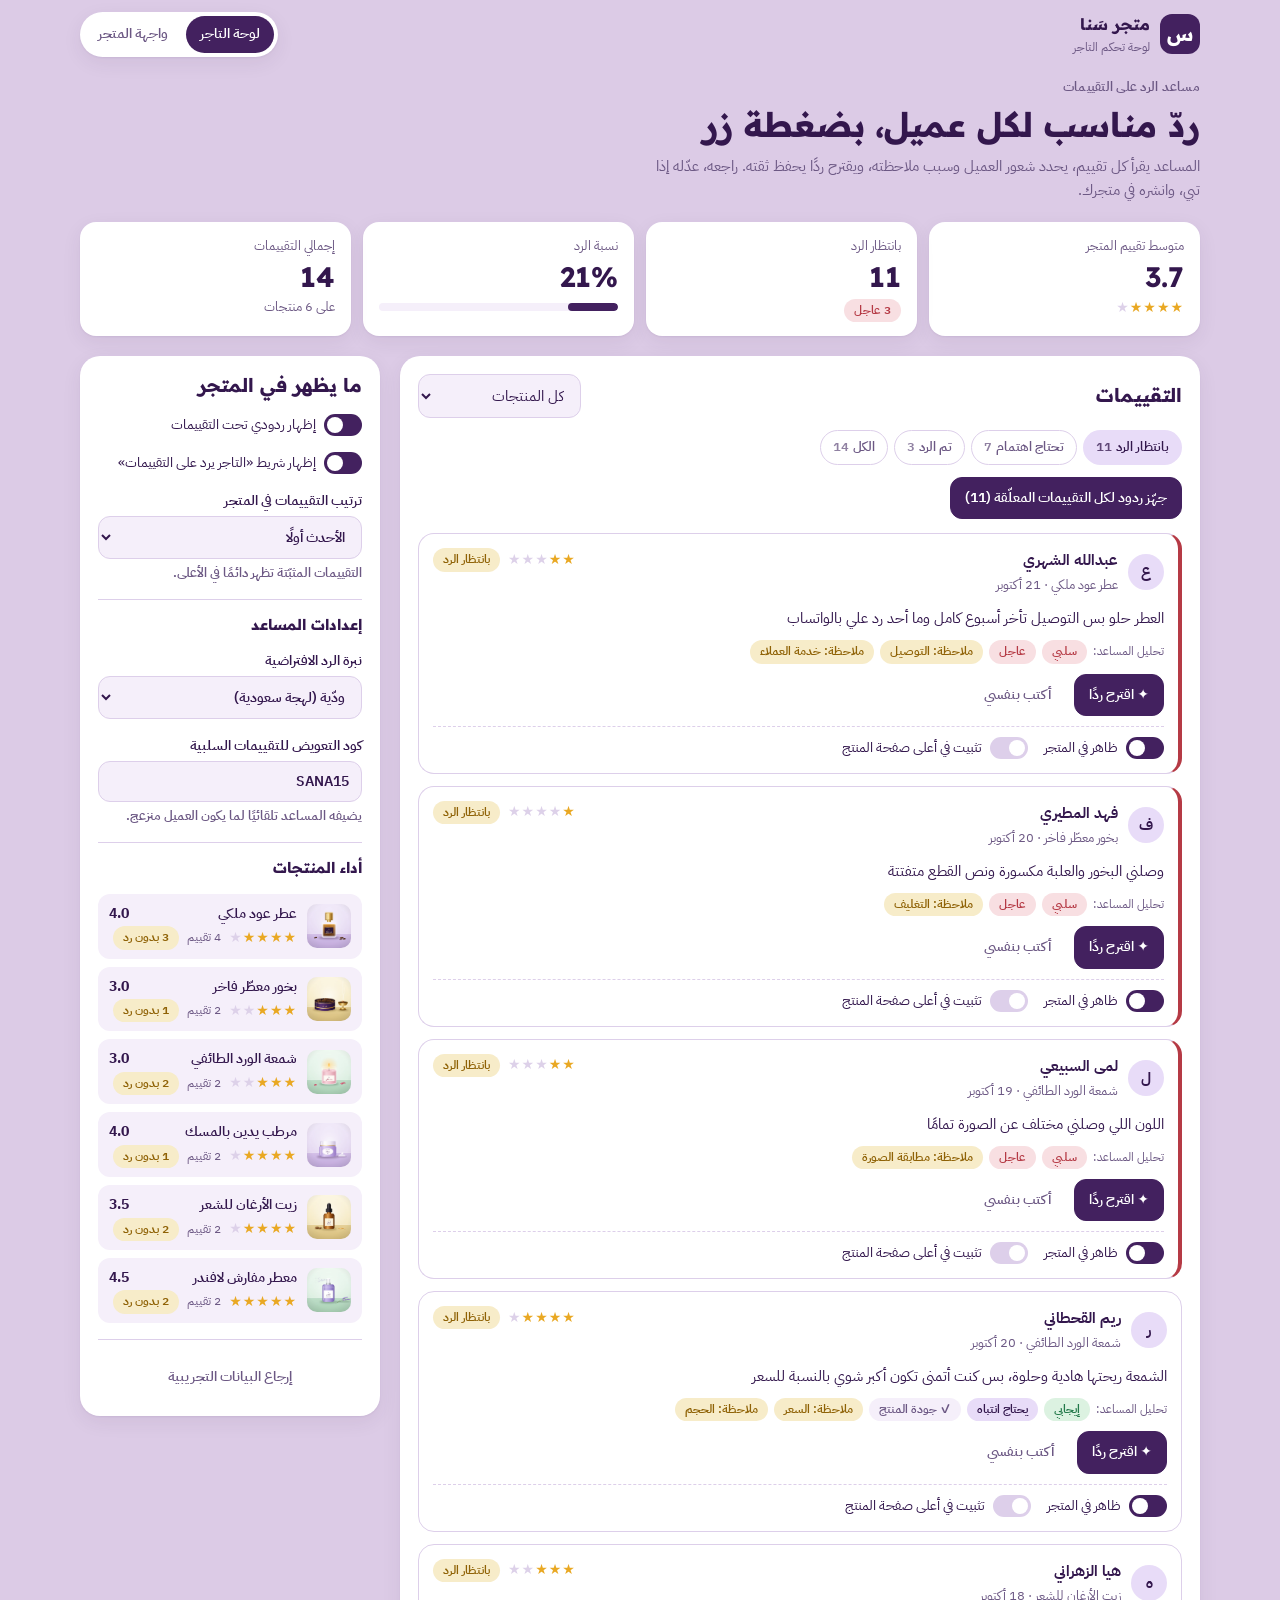
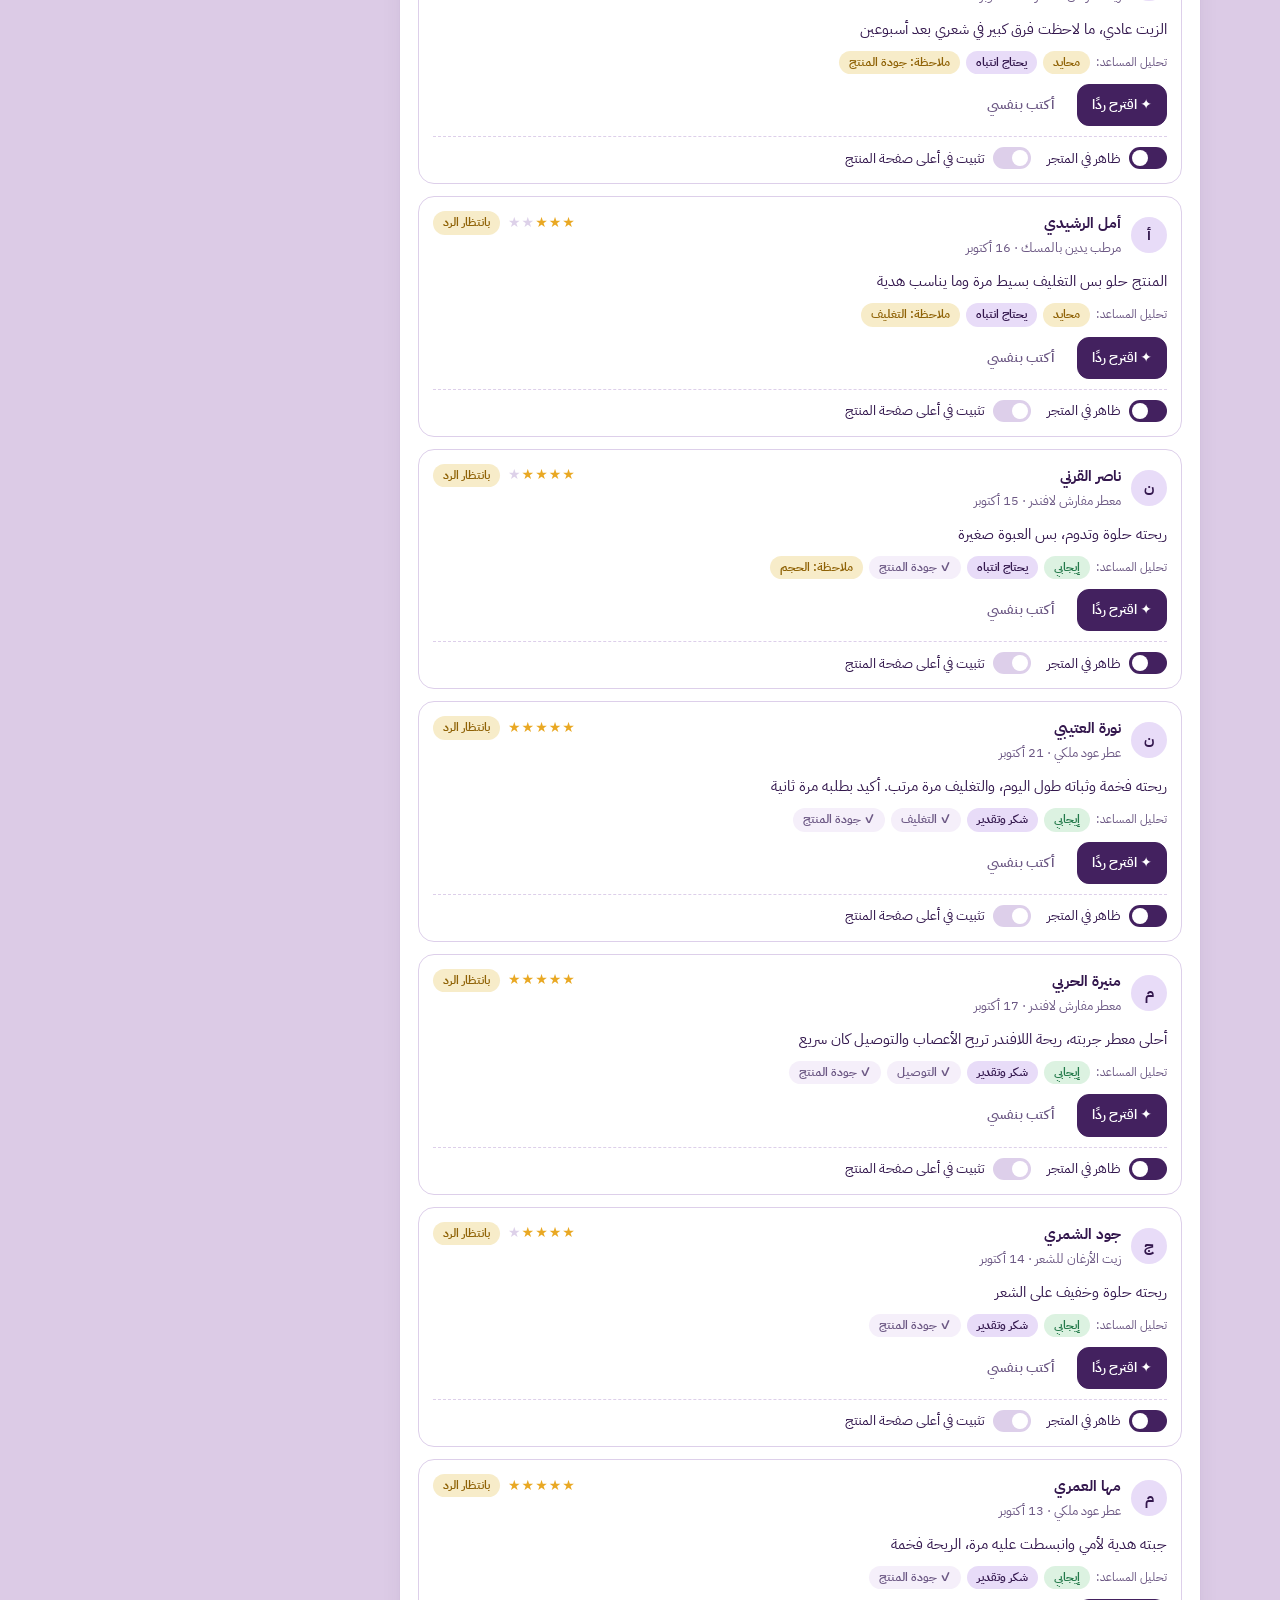
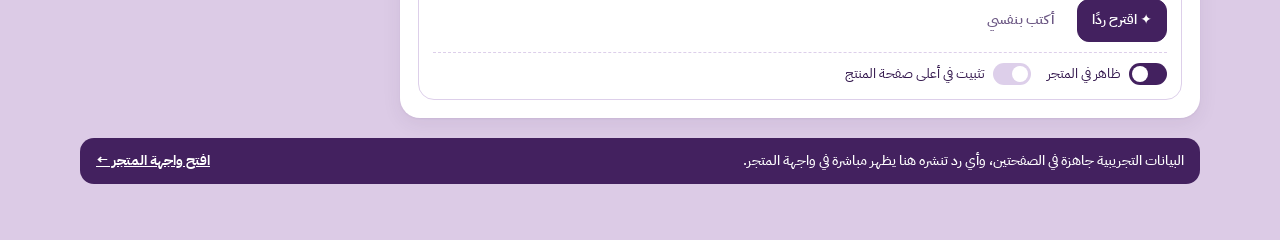
<file: public/index.html>
<!doctype html>
<html lang="ar" dir="rtl">
<head>
<meta charset="utf-8">
<meta name="viewport" content="width=device-width, initial-scale=1, viewport-fit=cover">
<title>مساعد ردود التقييمات</title>
<meta name="claude:viewport-fit-sides" content="cover">
<link rel="preconnect" href="https://fonts.googleapis.com">
<link rel="preconnect" href="https://fonts.gstatic.com" crossorigin>
<link rel="stylesheet" href="https://fonts.googleapis.com/css2?family=IBM+Plex+Sans+Arabic:wght@400;500;600;700&family=Readex+Pro:wght@500;600;700&display=swap">
<link rel="stylesheet" href="style.css">
</head>
<body>
<header class="topbar">
  <div class="topbar-in">
    <a class="brand" href="index.html">
      <span class="brand-mark">س</span>
      <span><b>متجر سَنا</b><small>لوحة تحكم التاجر</small></span>
    </a>
    <nav class="tabs" aria-label="الصفحات">
      <a class="tab is-active" href="index.html" aria-current="page">لوحة التاجر</a>
      <a class="tab" href="store.html">واجهة المتجر</a>
    </nav>
  </div>
</header>

<main class="wrap">
  <section class="intro">
    <p class="eyebrow">مساعد الرد على التقييمات</p>
    <h1>ردّ مناسب لكل عميل، بضغطة زر</h1>
    <p class="lead">المساعد يقرأ كل تقييم، يحدد شعور العميل وسبب ملاحظته، ويقترح ردًا يحفظ ثقته. راجعه، عدّله إذا تبي، وانشره في متجرك.</p>
  </section>

  <section class="kpis" id="kpis" aria-label="ملخص التقييمات"></section>

  <div class="layout">
    <section class="panel" aria-labelledby="reviewsTitle">
      <div class="panel-head">
        <div class="panel-title">
          <h2 id="reviewsTitle">التقييمات</h2>
          <div class="toolbar">
            <select id="productFilter" aria-label="تصفية حسب المنتج"></select>
          </div>
        </div>
        <div class="filters" id="filters" role="group" aria-label="تصفية التقييمات"></div>
        <div class="toolbar">
          <button class="btn btn-primary" id="bulkBtn" type="button">جهّز ردود لكل التقييمات المعلّقة</button>
          <button class="btn" id="publishAllBtn" type="button" hidden></button>
        </div>
      </div>
      <div class="review-list" id="list"></div>
    </section>

    <aside class="panel side" aria-labelledby="settingsTitle">
      <h2 id="settingsTitle">ما يظهر في المتجر</h2>
      <label class="switch"><input type="checkbox" id="setReplies"> إظهار ردودي تحت التقييمات</label>
      <label class="switch"><input type="checkbox" id="setBadge"> إظهار شريط «التاجر يرد على التقييمات»</label>
      <label class="field setting">ترتيب التقييمات في المتجر
        <select id="setSort">
          <option value="newest">الأحدث أولًا</option>
          <option value="highest">الأعلى تقييمًا أولًا</option>
          <option value="replied">اللي عليها رد أولًا</option>
        </select>
        <small>التقييمات المثبّتة تظهر دائمًا في الأعلى.</small>
      </label>
      <hr class="divider">
      <h3>إعدادات المساعد</h3>
      <label class="field setting">نبرة الرد الافتراضية
        <select id="setTone">
          <option value="friendly">ودّية (لهجة سعودية)</option>
          <option value="formal">رسمية (فصحى)</option>
        </select>
      </label>
      <label class="field setting">كود التعويض للتقييمات السلبية
        <input type="text" id="setCoupon" maxlength="16" autocomplete="off">
        <small>يضيفه المساعد تلقائيًا لما يكون العميل منزعج.</small>
      </label>
      <hr class="divider">
      <h3>أداء المنتجات</h3>
      <div class="perf" id="perf"></div>
      <hr class="divider">
      <button class="btn btn-ghost" id="resetBtn" type="button">إرجاع البيانات التجريبية</button>
    </aside>
  </div>

  <p class="banner">
    <span>البيانات التجريبية جاهزة في الصفحتين، وأي رد تنشره هنا يظهر مباشرة في واجهة المتجر.</span>
    <a href="store.html">افتح واجهة المتجر ←</a>
  </p>
</main>

<script src="app.js"></script>
<script src="assistant.js"></script>
<script src="dashboard.js"></script>
</body>
</html>
</file>
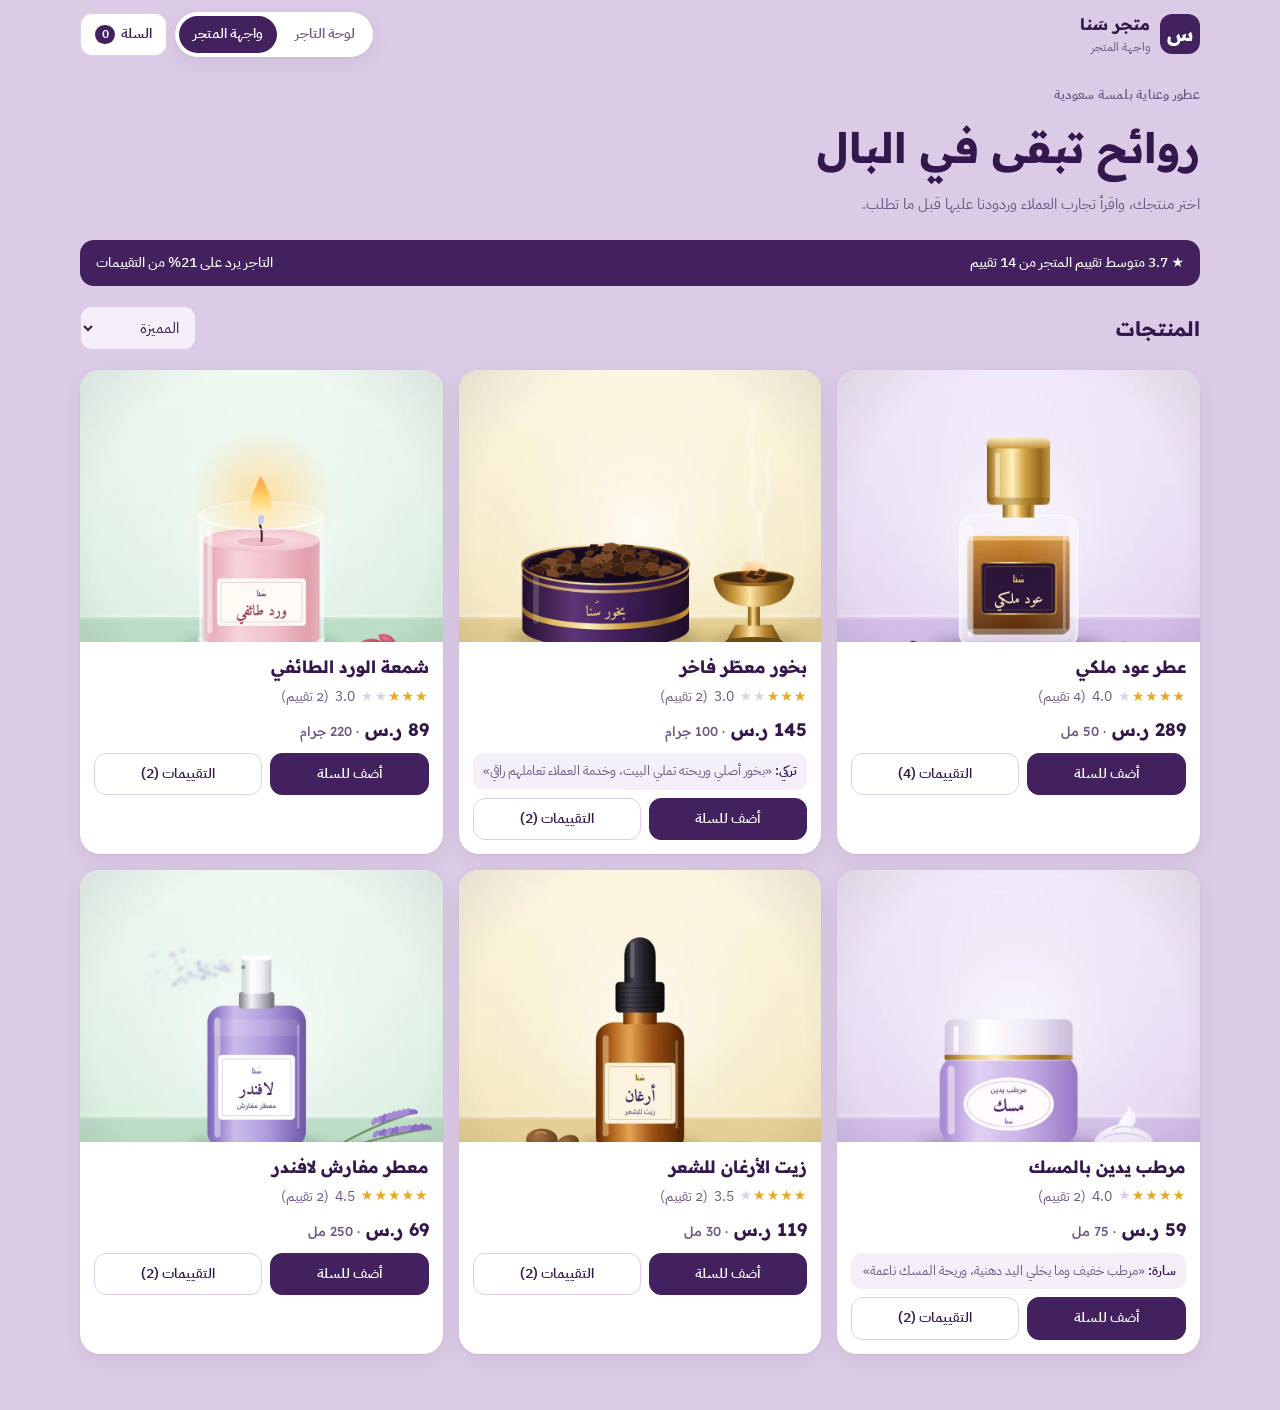
<file: public/store.html>
<!doctype html>
<html lang="ar" dir="rtl">
<head>
<meta charset="utf-8">
<meta name="viewport" content="width=device-width, initial-scale=1, viewport-fit=cover">
<title>متجر سَنا</title>
<meta name="claude:viewport-fit-sides" content="cover">
<link rel="preconnect" href="https://fonts.googleapis.com">
<link rel="preconnect" href="https://fonts.gstatic.com" crossorigin>
<link rel="stylesheet" href="https://fonts.googleapis.com/css2?family=IBM+Plex+Sans+Arabic:wght@400;500;600;700&family=Readex+Pro:wght@500;600;700&display=swap">
<link rel="stylesheet" href="style.css">
</head>
<body>
<header class="topbar">
  <div class="topbar-in">
    <a class="brand" href="store.html">
      <span class="brand-mark">س</span>
      <span><b>متجر سَنا</b><small>واجهة المتجر</small></span>
    </a>
    <div class="top-actions">
      <nav class="tabs" aria-label="الصفحات">
        <a class="tab" href="index.html">لوحة التاجر</a>
        <a class="tab is-active" href="store.html" aria-current="page">واجهة المتجر</a>
      </nav>
      <button class="btn" id="cartBtn" type="button">السلة <span class="count" id="cartCount">0</span></button>
    </div>
  </div>
</header>

<main class="wrap">
  <section class="store-hero">
    <p class="eyebrow">عطور وعناية بلمسة سعودية</p>
    <h1>روائح تبقى في البال</h1>
    <p class="lead">اختر منتجك، واقرأ تجارب العملاء وردودنا عليها قبل ما تطلب.</p>
  </section>

  <p class="banner" id="trust" hidden></p>

  <div class="store-bar">
    <h2>المنتجات</h2>
    <select id="sortProducts" aria-label="ترتيب المنتجات">
      <option value="featured">المميزة</option>
      <option value="rating">الأعلى تقييمًا</option>
      <option value="price-asc">الأقل سعرًا</option>
      <option value="price-desc">الأعلى سعرًا</option>
    </select>
  </div>

  <section class="grid" id="grid" aria-label="المنتجات"></section>
</main>

<div class="modal" id="productModal" hidden>
  <div class="sheet" role="dialog" aria-modal="true" aria-labelledby="pdTitle">
    <button class="btn btn-sm sheet-close" type="button" data-close aria-label="إغلاق">✕</button>
    <div id="pdInfo"></div>
    <form class="review-form" id="reviewForm" novalidate>
      <h3>اكتب تقييمك</h3>
      <div class="star-pick" id="starPick" role="radiogroup" aria-label="عدد النجوم"></div>
      <label class="field">اسمك
        <input type="text" id="rvName" maxlength="40" autocomplete="name" placeholder="مثال: سلمى الحربي">
      </label>
      <label class="field">تجربتك مع المنتج
        <textarea id="rvText" rows="3" maxlength="400" placeholder="وش عجبك؟ وش ما عجبك؟"></textarea>
      </label>
      <p class="form-error" id="rvError" role="alert" hidden></p>
      <div><button class="btn btn-primary" type="submit">أرسل التقييم</button></div>
    </form>
  </div>
</div>

<div class="modal" id="cartModal" hidden>
  <div class="sheet" role="dialog" aria-modal="true" aria-labelledby="cartTitle" style="width:min(460px,100%)">
    <button class="btn btn-sm sheet-close" type="button" data-close aria-label="إغلاق">✕</button>
    <h2 id="cartTitle">سلة المشتريات</h2>
    <div id="cartBody"></div>
  </div>
</div>

<script src="app.js"></script>
<script src="store.js"></script>
</body>
</html>
</file>
<file: public/style.css>
/* Layout: lavender ground, white working cards, deep-purple actions — same palette as the Zid × Masar challenge cards */
:root {
  --bg: #dccbe6;
  --surface: #ffffff;
  --surface-2: #f5effa;
  --ink: #33174d;
  --muted: #6c5884;
  --accent: #43215f;
  --accent-hover: #5a2e80;
  --on-accent: #ffffff;
  --lilac: #e8dcf8;
  --mint: #dcf2e1;
  --butter: #f6ecbd;
  --line: #ddcfea;
  --star: #e9a823;
  --star-off: #ddd1e9;
  --good: #23794a;
  --good-bg: #dcf2e1;
  --warn: #8f6206;
  --warn-bg: #f7ecc9;
  --bad: #b53a45;
  --bad-bg: #f8dfe2;
  --focus: #8a5cc0;
  --scrim: rgba(35, 15, 55, 0.45);
  --shadow: 0 1px 2px rgba(51, 23, 77, 0.06), 0 6px 20px rgba(51, 23, 77, 0.07);
  --font: "IBM Plex Sans Arabic", "Segoe UI", Tahoma, system-ui, sans-serif;
  --display: "Readex Pro", "IBM Plex Sans Arabic", "Segoe UI", Tahoma, system-ui, sans-serif;
}
@media (prefers-color-scheme: dark) {
  :root:not([data-theme="light"]) {
    --bg: #1b1424; --surface: #261c33; --surface-2: #30243f; --ink: #f1e8fa; --muted: #b7a6cb;
    --accent: #c39cf0; --accent-hover: #d3b4f5; --on-accent: #1f1030; --lilac: #3b2b52; --mint: #1e3a2b;
    --butter: #43391b; --line: #3e3050; --star: #f0b43a; --star-off: #4b3d5e; --good: #7fd6a2; --good-bg: #1e3a2b;
    --warn: #f0c36a; --warn-bg: #43391b; --bad: #f39aa3; --bad-bg: #4a2229; --focus: #d3b4f5;
    --scrim: rgba(0, 0, 0, 0.6); --shadow: 0 1px 2px rgba(0, 0, 0, 0.3), 0 8px 24px rgba(0, 0, 0, 0.25);
    color-scheme: dark;
  }
}
:root[data-theme="dark"] {
  --bg: #1b1424; --surface: #261c33; --surface-2: #30243f; --ink: #f1e8fa; --muted: #b7a6cb;
  --accent: #c39cf0; --accent-hover: #d3b4f5; --on-accent: #1f1030; --lilac: #3b2b52; --mint: #1e3a2b;
  --butter: #43391b; --line: #3e3050; --star: #f0b43a; --star-off: #4b3d5e; --good: #7fd6a2; --good-bg: #1e3a2b;
  --warn: #f0c36a; --warn-bg: #43391b; --bad: #f39aa3; --bad-bg: #4a2229; --focus: #d3b4f5;
  --scrim: rgba(0, 0, 0, 0.6); --shadow: 0 1px 2px rgba(0, 0, 0, 0.3), 0 8px 24px rgba(0, 0, 0, 0.25);
  color-scheme: dark;
}

*, *::before, *::after { box-sizing: border-box; }
[hidden] { display: none !important; }
html { -webkit-text-size-adjust: 100%; }
html.locked { overflow: hidden; }
body {
  margin: 0;
  background: var(--bg);
  color: var(--ink);
  font-family: var(--font);
  font-size: 15px;
  line-height: 1.6;
  padding-left: max(16px, env(safe-area-inset-left, 0px));
  padding-right: max(16px, env(safe-area-inset-right, 0px));
  padding-block: 0 56px;
  min-height: 100vh;
}
body::before {
  content: "";
  position: fixed;
  inset: 0 0 auto;
  height: env(safe-area-inset-top, 0px);
  z-index: 30;
  background: var(--bg);
}
h1, h2, h3 { font-family: var(--display); line-height: 1.25; text-wrap: balance; margin: 0; color: var(--ink); }
p { margin: 0; }
button, input, select, textarea { font: inherit; color: inherit; }
a { color: inherit; }
:focus-visible { outline: 3px solid var(--focus); outline-offset: 2px; border-radius: 8px; }

/* ---------- Top bar ---------- */
.topbar {
  position: sticky;
  top: env(safe-area-inset-top, 0px);
  z-index: 20;
  background: var(--bg);
}
.topbar-in {
  max-width: 1120px;
  margin: 0 auto;
  display: flex;
  align-items: center;
  justify-content: space-between;
  gap: 10px 12px;
  flex-wrap: wrap;
  padding-block: 12px;
}
.brand { display: flex; align-items: center; gap: 10px; text-decoration: none; min-width: 0; }
.brand-mark {
  width: 40px; height: 40px; border-radius: 12px; flex: none;
  background: var(--accent); color: var(--on-accent);
  display: grid; place-items: center;
  font-family: var(--display); font-weight: 700; font-size: 20px;
}
.brand b { display: block; font-family: var(--display); font-size: 16px; }
.brand small { display: block; color: var(--muted); font-size: 12px; }
.top-actions { display: flex; align-items: center; gap: 8px; flex-wrap: wrap; }
.tabs { display: flex; gap: 4px; background: var(--surface); padding: 4px; border-radius: 999px; box-shadow: var(--shadow); }
.tab {
  text-decoration: none; padding: 7px 14px; border-radius: 999px;
  font-weight: 600; font-size: 14px; color: var(--muted); white-space: nowrap;
}
.tab:hover { color: var(--ink); }
.tab.is-active { background: var(--accent); color: var(--on-accent); }

.wrap { max-width: 1120px; margin: 0 auto; display: grid; gap: 20px; padding-top: 8px; }
.eyebrow { font-size: 13px; font-weight: 600; color: var(--muted); margin-bottom: 6px; letter-spacing: 0.02em; }
.intro h1 { font-size: clamp(24px, 4vw, 34px); }
.lead { color: var(--muted); margin-top: 8px; max-width: 62ch; }
.muted { color: var(--muted); }

/* ---------- Buttons & form controls ---------- */
.btn {
  border: 1px solid var(--line); background: var(--surface); color: var(--ink);
  border-radius: 12px; padding: 9px 14px; font-weight: 600; font-size: 14px; cursor: pointer;
  display: inline-flex; align-items: center; justify-content: center; gap: 6px; text-decoration: none;
  transition: transform 0.12s, background 0.12s, border-color 0.12s;
}
.btn:hover { background: var(--surface-2); }
.btn:active { transform: translateY(1px); }
.btn-primary { background: var(--accent); border-color: var(--accent); color: var(--on-accent); }
.btn-primary:hover { background: var(--accent-hover); border-color: var(--accent-hover); }
.btn-ghost { background: transparent; border-color: transparent; color: var(--muted); }
.btn-ghost:hover { background: var(--surface-2); color: var(--ink); }
.btn-danger { color: var(--bad); }
.btn-sm { padding: 6px 10px; font-size: 13px; border-radius: 10px; }
.btn[disabled] { opacity: 0.55; cursor: default; }
.btn .count {
  background: var(--accent); color: var(--on-accent); border-radius: 99px;
  min-width: 20px; padding: 0 6px; font-size: 12px; font-variant-numeric: tabular-nums;
}

select, input[type="text"], textarea {
  background: var(--surface-2); border: 1px solid var(--line); border-radius: 12px;
  padding: 9px 12px; min-width: 0; max-width: 100%;
}
textarea { width: 100%; resize: vertical; line-height: 1.7; }
label.field { display: grid; gap: 4px; font-size: 13.5px; font-weight: 600; }

.switch { display: inline-flex; align-items: center; gap: 8px; cursor: pointer; font-size: 13.5px; }
.switch input {
  appearance: none; -webkit-appearance: none; margin: 0; flex: none;
  width: 38px; height: 22px; border-radius: 999px; background: var(--line);
  position: relative; cursor: pointer; transition: background 0.15s;
}
.switch input::after {
  content: ""; position: absolute; top: 3px; inset-inline-start: 3px;
  width: 16px; height: 16px; border-radius: 50%; background: var(--surface);
  transition: inset-inline-start 0.15s;
}
.switch input:checked { background: var(--accent); }
.switch input:checked::after { inset-inline-start: 19px; }

.check { display: flex; gap: 8px; align-items: center; font-size: 13.5px; color: var(--muted); cursor: pointer; }
.check input { accent-color: var(--accent); width: 16px; height: 16px; margin: 0; }

.pill {
  display: inline-flex; align-items: center; gap: 4px; border-radius: 999px; padding: 2px 10px;
  font-size: 12px; font-weight: 600; background: var(--surface-2); color: var(--muted); white-space: nowrap;
}
.pill-good { background: var(--good-bg); color: var(--good); }
.pill-warn { background: var(--warn-bg); color: var(--warn); }
.pill-bad { background: var(--bad-bg); color: var(--bad); }
.pill-accent { background: var(--lilac); color: var(--ink); }

.stars { color: var(--star-off); letter-spacing: 1px; white-space: nowrap; font-size: 14px; }
.stars .on { color: var(--star); }

.banner {
  background: var(--accent); color: var(--on-accent); border-radius: 14px;
  padding: 12px 16px; font-size: 14px; font-weight: 500;
  display: flex; gap: 8px 14px; align-items: center; justify-content: space-between; flex-wrap: wrap;
}
.banner a { color: inherit; font-weight: 700; }

.toast {
  position: fixed; left: 50%; bottom: calc(20px + env(safe-area-inset-bottom, 0px));
  transform: translate(-50%, 20px); opacity: 0; pointer-events: none;
  background: var(--accent); color: var(--on-accent); padding: 10px 18px; border-radius: 12px;
  font-weight: 600; font-size: 14px; z-index: 60; max-width: calc(100vw - 32px); text-align: center;
  box-shadow: var(--shadow); transition: opacity 0.2s, transform 0.2s;
}
.toast.show { opacity: 1; transform: translate(-50%, 0); }

/* ---------- Dashboard ---------- */
.kpis { display: grid; grid-template-columns: repeat(4, minmax(0, 1fr)); gap: 12px; }
@media (max-width: 820px) { .kpis { grid-template-columns: repeat(2, minmax(0, 1fr)); } }
.kpi { background: var(--surface); border-radius: 16px; padding: 14px 16px; display: grid; gap: 4px; align-content: start; box-shadow: var(--shadow); min-width: 0; }
.kpi-label { font-size: 13px; color: var(--muted); }
.kpi-value { font-family: var(--display); font-size: 28px; font-weight: 700; font-variant-numeric: tabular-nums; line-height: 1.15; }
.meter { display: block; height: 8px; background: var(--surface-2); border-radius: 99px; overflow: hidden; margin-top: 6px; }
.meter i { display: block; height: 100%; background: var(--accent); border-radius: 99px; transition: width 0.3s; }

.layout { display: grid; grid-template-columns: minmax(0, 1fr) 300px; gap: 20px; align-items: start; }
@media (max-width: 900px) { .layout { grid-template-columns: minmax(0, 1fr); } }
.panel { background: var(--surface); border-radius: 20px; padding: 18px; box-shadow: var(--shadow); min-width: 0; }
.panel h2 { font-size: 19px; }
.panel h3 { font-size: 15px; }
.panel-head { display: grid; gap: 12px; margin-bottom: 14px; }
.panel-title { display: flex; justify-content: space-between; align-items: center; gap: 10px; flex-wrap: wrap; }
.filters { display: flex; gap: 6px; flex-wrap: wrap; }
.chipbtn {
  border: 1px solid var(--line); background: var(--surface); border-radius: 999px; padding: 6px 12px;
  font-size: 13px; font-weight: 600; cursor: pointer; color: var(--muted);
}
.chipbtn:hover { color: var(--ink); }
.chipbtn.is-on { background: var(--lilac); border-color: transparent; color: var(--ink); }
.chipbtn .n { font-variant-numeric: tabular-nums; opacity: 0.75; margin-inline-start: 4px; }
.toolbar { display: flex; gap: 8px; flex-wrap: wrap; align-items: center; }

.review-list { display: grid; gap: 12px; }
.review { border: 1px solid var(--line); border-radius: 16px; padding: 14px; display: grid; gap: 10px; background: var(--surface); min-width: 0; }
.review.is-urgent { border-inline-start: 4px solid var(--bad); }
.review.is-hidden { opacity: 0.6; }
.review-top { display: flex; justify-content: space-between; gap: 10px; flex-wrap: wrap; align-items: flex-start; }
.who { display: flex; gap: 10px; align-items: center; min-width: 0; }
.avatar {
  width: 36px; height: 36px; border-radius: 50%; background: var(--lilac); color: var(--ink);
  display: grid; place-items: center; font-weight: 700; flex: none;
}
.who b { display: block; }
.who small { color: var(--muted); font-size: 12.5px; }
.review-meta { display: flex; gap: 8px; align-items: center; flex-wrap: wrap; }
.chips { display: flex; gap: 6px; flex-wrap: wrap; align-items: center; }
.chips-label { font-size: 12px; color: var(--muted); }

.draft { background: var(--surface-2); border-radius: 14px; padding: 12px; display: grid; gap: 10px; }
.draft-head { display: flex; justify-content: space-between; align-items: center; gap: 8px; flex-wrap: wrap; }
.draft-label { font-weight: 700; font-size: 14px; }
.seg { display: inline-flex; background: var(--surface); border-radius: 10px; padding: 3px; border: 1px solid var(--line); }
.seg button { border: 0; background: transparent; padding: 4px 12px; border-radius: 8px; font-size: 13px; font-weight: 600; cursor: pointer; color: var(--muted); }
.seg button.on { background: var(--accent); color: var(--on-accent); }
.draft-actions { display: flex; gap: 8px; flex-wrap: wrap; align-items: center; }
.loading { display: flex; gap: 10px; align-items: center; color: var(--muted); font-size: 14px; padding-block: 6px; }
.dots { display: inline-flex; gap: 4px; }
.dots i { width: 7px; height: 7px; border-radius: 50%; background: var(--accent); animation: blink 1s infinite ease-in-out; }
.dots i:nth-child(2) { animation-delay: 0.15s; }
.dots i:nth-child(3) { animation-delay: 0.3s; }
@keyframes blink { 0%, 100% { opacity: 0.25; } 50% { opacity: 1; } }

.reply { background: var(--mint); border-radius: 14px; padding: 12px; display: grid; gap: 6px; }
.reply p { white-space: pre-line; }
.reply-head { display: flex; justify-content: space-between; gap: 8px; font-size: 13px; flex-wrap: wrap; }
.reply-actions { display: flex; gap: 6px; flex-wrap: wrap; }
.review-foot {
  display: flex; gap: 10px 16px; flex-wrap: wrap; align-items: center;
  border-top: 1px dashed var(--line); padding-top: 10px;
}
.empty { padding: 32px 12px; text-align: center; color: var(--muted); display: grid; gap: 6px; justify-items: center; }
.empty b { color: var(--ink); font-family: var(--display); font-size: 16px; }

.side { display: grid; gap: 16px; }
.setting { display: grid; gap: 6px; }
.setting small { color: var(--muted); font-size: 12.5px; }
.divider { border: 0; border-top: 1px solid var(--line); margin: 0; }
.perf { display: grid; gap: 8px; }
.perf button {
  display: grid; grid-template-columns: 44px minmax(0, 1fr) auto; gap: 2px 10px; align-items: center; text-align: start; width: 100%;
  background: var(--surface-2); border: 1px solid transparent; border-radius: 12px; padding: 8px 10px; cursor: pointer;
}
.perf button:hover { border-color: var(--line); }
.perf button.is-on { border-color: var(--accent); }
.perf .name { font-weight: 600; font-size: 13.5px; min-width: 0; }
.perf .thumb { grid-row: span 2; }
.perf .sub { grid-column: 2 / -1; font-size: 12px; color: var(--muted); display: flex; gap: 8px; flex-wrap: wrap; align-items: center; }
.perf .avg { font-variant-numeric: tabular-nums; font-weight: 700; font-size: 13.5px; }

/* ---------- Storefront ---------- */
.store-hero { display: grid; gap: 10px; padding-block: 8px 4px; }
.store-hero h1 { font-size: clamp(28px, 5vw, 42px); }
.store-bar { display: flex; justify-content: space-between; align-items: center; gap: 10px; flex-wrap: wrap; }
.store-bar h2 { font-size: 20px; }

.grid { display: grid; grid-template-columns: repeat(3, minmax(0, 1fr)); gap: 16px; }
@media (max-width: 860px) { .grid { grid-template-columns: repeat(2, minmax(0, 1fr)); } }
@media (max-width: 500px) { .grid { grid-template-columns: minmax(0, 1fr); } }
.product { background: var(--surface); border-radius: 20px; overflow: hidden; display: grid; grid-template-rows: auto 1fr; box-shadow: var(--shadow); min-width: 0; }
.product-art { border: 0; cursor: pointer; aspect-ratio: 4 / 3; width: 100%; max-width: 100%; display: grid; place-items: center; padding: 0; overflow: hidden; }
.product-art svg { width: 34%; height: auto; transition: transform 0.25s; }
.product-art:hover svg { transform: translateY(-4px) rotate(-3deg); }
.product-art .photo { width: 100%; height: 100%; object-fit: cover; object-position: 50% 55%; display: block; transition: transform 0.35s; }
button.product-art:hover .photo { transform: scale(1.04); }
.thumb { width: 44px; height: 44px; border-radius: 10px; object-fit: cover; display: block; background: var(--surface-2); }
.tile-lilac { background: var(--lilac); }
.tile-mint { background: var(--mint); }
.tile-butter { background: var(--butter); }
.f-ink { fill: var(--accent); }
.f-glass { fill: var(--surface); stroke: var(--accent); stroke-width: 3; }
.f-label { fill: var(--lilac); }
.f-flame { fill: var(--star); }
.f-smoke { fill: none; stroke: var(--muted); stroke-width: 3; stroke-linecap: round; }
.product-body { padding: 14px; display: grid; gap: 8px; align-content: start; }
.product h3 { font-size: 17px; }
.linklike { background: none; border: 0; padding: 0; cursor: pointer; text-align: start; font: inherit; color: inherit; }
.linklike:hover { text-decoration: underline; text-underline-offset: 4px; }
.rating-line { display: flex; gap: 6px; align-items: center; font-size: 13.5px; color: var(--muted); flex-wrap: wrap; font-variant-numeric: tabular-nums; }
.price { font-family: var(--display); font-weight: 700; font-size: 18px; font-variant-numeric: tabular-nums; }
.snippet { font-size: 13px; color: var(--muted); background: var(--surface-2); border-radius: 10px; padding: 8px 10px; }
.snippet b { color: var(--ink); font-weight: 600; }
.product-actions { display: flex; gap: 8px; flex-wrap: wrap; }
.product-actions .btn { flex: 1 1 auto; }

.modal {
  position: fixed; inset: 0; z-index: 50; background: var(--scrim);
  display: grid; place-items: center;
  padding: calc(16px + env(safe-area-inset-top, 0px)) max(16px, env(safe-area-inset-right, 0px)) calc(16px + env(safe-area-inset-bottom, 0px)) max(16px, env(safe-area-inset-left, 0px));
}
.sheet {
  background: var(--surface); border-radius: 22px; width: min(760px, 100%); max-height: 100%;
  overflow: auto; padding: 20px; display: grid; gap: 18px; position: relative; box-shadow: var(--shadow);
}
/* Sticky so the close button stays reachable while the sheet scrolls */
.sheet-close { position: sticky; top: 0; justify-self: end; z-index: 2; margin-bottom: -50px; box-shadow: var(--shadow); }
.pd-top { display: grid; grid-template-columns: 200px minmax(0, 1fr); gap: 16px; align-items: start; }
@media (max-width: 560px) { .pd-top { grid-template-columns: minmax(0, 1fr); } }
.pd-top .product-art { border-radius: 16px; aspect-ratio: 1; cursor: default; }
.pd-top .product-art svg { width: 50%; }
.pd-info { display: grid; gap: 8px; padding-inline-end: 36px; }
.pd-info h2 { font-size: 22px; }
.summary {
  display: grid; grid-template-columns: auto minmax(0, 1fr); gap: 18px; align-items: center;
  background: var(--surface-2); border-radius: 16px; padding: 14px 16px;
}
.big-avg { font-family: var(--display); font-size: 40px; font-weight: 700; line-height: 1; font-variant-numeric: tabular-nums; }
.summary-score { display: grid; gap: 4px; justify-items: start; }
.summary-score small { color: var(--muted); font-size: 12.5px; }
.dist { display: grid; gap: 4px; }
.dist-row { display: grid; grid-template-columns: 34px minmax(0, 1fr) 22px; gap: 8px; align-items: center; font-size: 12.5px; font-variant-numeric: tabular-nums; color: var(--muted); }
.bar { height: 8px; background: var(--line); border-radius: 99px; overflow: hidden; }
.bar i { display: block; height: 100%; background: var(--star); border-radius: 99px; }
.store-reviews { display: grid; }
.store-review { display: grid; gap: 6px; padding-block: 14px; border-bottom: 1px solid var(--line); }
.store-review:last-child { border-bottom: 0; }
.store-review-top { display: flex; justify-content: space-between; gap: 8px; flex-wrap: wrap; align-items: center; }
.store-review-top b { font-size: 14.5px; }
.store-review-top small { color: var(--muted); font-size: 12.5px; }
.merchant-reply { background: var(--lilac); border-radius: 12px; padding: 10px 12px; font-size: 14px; white-space: pre-line; margin-top: 4px; }
.merchant-reply b { display: block; font-size: 12.5px; margin-bottom: 2px; }
.review-form { display: grid; gap: 12px; background: var(--surface-2); border-radius: 16px; padding: 16px; }
.review-form h3 { font-size: 16px; }
.star-pick { display: flex; gap: 2px; }
.star-pick button { background: none; border: 0; font-size: 30px; color: var(--star-off); cursor: pointer; padding: 0 2px; line-height: 1; }
.star-pick button.on { color: var(--star); }
.form-error { color: var(--bad); font-size: 13.5px; font-weight: 600; }

.cart-list { display: grid; }
.cart-item { display: grid; grid-template-columns: auto minmax(0, 1fr) auto; gap: 6px 12px; align-items: center; padding-block: 10px; border-bottom: 1px solid var(--line); }
.cart-item b { font-size: 14.5px; }
.cart-item small { color: var(--muted); font-variant-numeric: tabular-nums; }
.qty { display: inline-flex; align-items: center; gap: 8px; font-variant-numeric: tabular-nums; }
.qty button { width: 30px; height: 30px; border-radius: 8px; border: 1px solid var(--line); background: var(--surface); cursor: pointer; font-weight: 700; }
.cart-total { display: flex; justify-content: space-between; align-items: center; font-family: var(--display); font-weight: 700; font-size: 18px; }

@media (prefers-reduced-motion: reduce) {
  *, *::before, *::after { transition: none !important; animation: none !important; }
}
</file>
